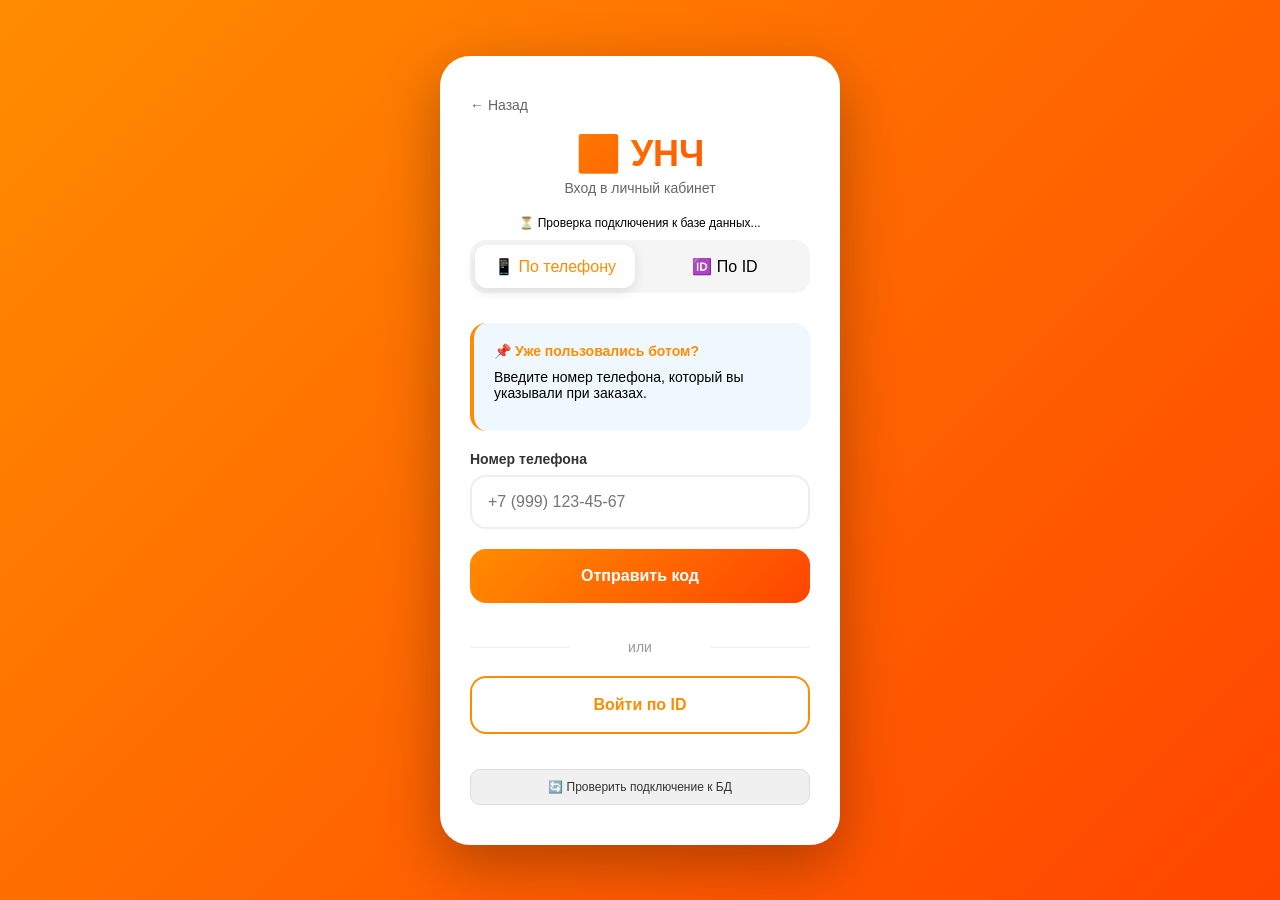
<file: login.html>
<!DOCTYPE html>
<html lang="ru">
<head>
    <meta charset="UTF-8">
    <meta name="viewport" content="width=device-width, initial-scale=1.0, maximum-scale=1.0, user-scalable=no">
    <title>Вход - УНЧ</title>
    
    <meta name="apple-mobile-web-app-capable" content="yes">
    <meta name="apple-mobile-web-app-status-bar-style" content="black-translucent">
    <meta name="apple-mobile-web-app-title" content="УНЧ">
    
    <style>
        * {
            margin: 0;
            padding: 0;
            box-sizing: border-box;
        }

        body {
            font-family: -apple-system, BlinkMacSystemFont, 'Segoe UI', Roboto, sans-serif;
            background: linear-gradient(135deg, #FF8C00, #FF4500);
            min-height: 100vh;
            display: flex;
            align-items: center;
            justify-content: center;
            padding: 20px;
        }

        .login-card {
            background: white;
            border-radius: 30px;
            padding: 40px 30px;
            width: 100%;
            max-width: 400px;
            box-shadow: 0 20px 60px rgba(0,0,0,0.3);
            animation: slideUp 0.5s ease;
        }

        @keyframes slideUp {
            from { opacity: 0; transform: translateY(30px); }
            to { opacity: 1; transform: translateY(0); }
        }

        .logo {
            text-align: center;
            margin-bottom: 20px;
        }

        .logo h1 {
            font-size: 36px;
            background: linear-gradient(135deg, #FF8C00, #FF4500);
            -webkit-background-clip: text;
            -webkit-text-fill-color: transparent;
            margin-bottom: 5px;
        }

        .logo p {
            color: #666;
            font-size: 14px;
        }

        .tabs {
            display: flex;
            gap: 10px;
            margin-bottom: 30px;
            background: #f5f5f5;
            padding: 5px;
            border-radius: 15px;
        }

        .tab {
            flex: 1;
            text-align: center;
            padding: 12px;
            border-radius: 12px;
            cursor: pointer;
            transition: all 0.3s;
            font-weight: 500;
        }

        .tab.active {
            background: white;
            color: #FF8C00;
            box-shadow: 0 4px 12px rgba(0,0,0,0.1);
        }

        .form-group {
            margin-bottom: 20px;
        }

        .form-label {
            display: block;
            font-size: 14px;
            font-weight: 600;
            margin-bottom: 8px;
            color: #333;
        }

        .form-input {
            width: 100%;
            padding: 16px;
            border: 2px solid #eee;
            border-radius: 16px;
            font-size: 16px;
            transition: all 0.3s;
        }

        .form-input:focus {
            outline: none;
            border-color: #FF8C00;
            box-shadow: 0 0 0 4px rgba(255,140,0,0.1);
        }

        .btn {
            width: 100%;
            padding: 18px;
            border: none;
            border-radius: 16px;
            font-size: 16px;
            font-weight: 600;
            cursor: pointer;
            transition: transform 0.2s;
            margin-bottom: 15px;
        }

        .btn-primary {
            background: linear-gradient(135deg, #FF8C00, #FF4500);
            color: white;
        }

        .btn-primary:active {
            transform: scale(0.98);
        }

        .btn-secondary {
            background: transparent;
            border: 2px solid #FF8C00;
            color: #FF8C00;
        }

        .info-box {
            background: #f0f8ff;
            border-radius: 16px;
            padding: 20px;
            margin: 20px 0;
            font-size: 14px;
            border-left: 4px solid #FF8C00;
        }

        .info-box p {
            margin-bottom: 10px;
        }

        .info-box strong {
            color: #FF8C00;
        }

        .step {
            display: none;
        }

        .step.active {
            display: block;
        }

        .otp-container {
            display: flex;
            gap: 10px;
            justify-content: center;
            margin: 30px 0 20px;
        }

        .otp-input {
            width: 50px;
            height: 60px;
            border: 2px solid #eee;
            border-radius: 12px;
            font-size: 24px;
            text-align: center;
            font-weight: 600;
        }

        .otp-input:focus {
            outline: none;
            border-color: #FF8C00;
        }

        .timer {
            text-align: center;
            color: #666;
            font-size: 14px;
            margin: 20px 0;
        }

        .resend-link {
            text-align: center;
            color: #FF8C00;
            cursor: pointer;
            font-size: 14px;
            margin-top: 10px;
            display: none;
        }

        .back-link {
            display: inline-block;
            margin-bottom: 20px;
            color: #666;
            text-decoration: none;
            font-size: 14px;
            cursor: pointer;
        }

        .back-link:hover {
            color: #FF8C00;
        }

        .divider {
            text-align: center;
            margin: 20px 0;
            position: relative;
        }

        .divider::before,
        .divider::after {
            content: '';
            position: absolute;
            top: 50%;
            width: calc(50% - 70px);
            height: 1px;
            background: #eee;
        }

        .divider::before { left: 0; }
        .divider::after { right: 0; }
        .divider span {
            background: white;
            padding: 0 15px;
            color: #999;
            font-size: 14px;
        }

        .success-message {
            background: #4CAF50;
            color: white;
            padding: 15px;
            border-radius: 12px;
            text-align: center;
            margin-bottom: 20px;
            animation: fadeIn 0.3s;
        }

        @keyframes fadeIn {
            from { opacity: 0; transform: translateY(-10px); }
            to { opacity: 1; transform: translateY(0); }
        }

        .test-button {
            background: #f0f0f0;
            color: #333;
            border: 1px solid #ddd;
            padding: 10px;
            border-radius: 10px;
            font-size: 12px;
            cursor: pointer;
            margin-top: 20px;
            width: 100%;
        }
    </style>
</head>
<body>
    <div class="login-card">
        <div class="back-link" onclick="goBack()">← Назад</div>
        
        <div class="logo">
            <h1>🚮 УНЧ</h1>
            <p>Вход в личный кабинет</p>
        </div>

        <!-- Индикатор подключения к БД -->
        <div id="dbStatus" style="text-align: center; margin-bottom: 10px; font-size: 12px;">
            ⏳ Проверка подключения к базе данных...
        </div>

        <!-- Вкладки -->
        <div class="tabs">
            <div class="tab active" onclick="switchTab('phone')" id="tabPhone">📱 По телефону</div>
            <div class="tab" onclick="switchTab('id')" id="tabId">🆔 По ID</div>
        </div>

        <!-- ШАГ 1: Вход по телефону -->
        <div id="phoneStep1" class="step active">
            <div class="info-box">
                <p>📌 <strong>Уже пользовались ботом?</strong></p>
                <p>Введите номер телефона, который вы указывали при заказах.</p>
            </div>

            <div class="form-group">
                <label class="form-label">Номер телефона</label>
                <input type="tel" class="form-input" id="phoneInput" placeholder="+7 (999) 123-45-67" oninput="formatPhone(this)">
            </div>

            <button class="btn btn-primary" onclick="sendPhoneCode()">Отправить код</button>
            
            <div class="divider">
                <span>или</span>
            </div>

            <button class="btn btn-secondary" onclick="switchTab('id')">Войти по ID</button>
        </div>

        <!-- ШАГ 2: Ввод SMS-кода -->
        <div id="phoneStep2" class="step">
            <div class="info-box" id="phoneDisplay">
                Код отправлен на номер<br>
                <strong id="sentPhone"></strong>
            </div>

            <div class="otp-container">
                <input type="text" class="otp-input" maxlength="1" onkeyup="moveToNext(this, 1)" id="otp1">
                <input type="text" class="otp-input" maxlength="1" onkeyup="moveToNext(this, 2)" id="otp2">
                <input type="text" class="otp-input" maxlength="1" onkeyup="moveToNext(this, 3)" id="otp3">
                <input type="text" class="otp-input" maxlength="1" onkeyup="moveToNext(this, 4)" id="otp4">
            </div>
            
            <div class="timer" id="timer">02:00</div>
            <div class="resend-link" id="resendLink" onclick="resendCode()">Отправить повторно</div>
            
            <button class="btn btn-primary" onclick="verifyPhoneCode()">Подтвердить</button>
            <button class="btn btn-secondary" onclick="backToPhoneStep1()">Изменить номер</button>
        </div>

        <!-- Вход по ID -->
        <div id="idLogin" class="step">
            <div class="info-box">
                <p>📌 <strong>Вход по ID из Telegram бота</strong></p>
                <p>1️⃣ Ваш ID указан в боте: <code>🆔 ABC1</code><br>
                2️⃣ Отправьте боту: <code>/login ABC1</code><br>
                3️⃣ Получите 6-значный код</p>
            </div>

            <div class="form-group">
                <label class="form-label">Ваш ID</label>
                <input type="text" class="form-input" id="idInput" placeholder="ABC1" oninput="this.value = this.value.toUpperCase()">
            </div>

            <div class="form-group">
                <label class="form-label">Код из Telegram</label>
                <input type="text" class="form-input" id="codeInput" placeholder="123456">
            </div>

            <button class="btn btn-primary" onclick="verifyIdCode()">Войти</button>
            <button class="btn btn-secondary" onclick="switchTab('phone')">Назад</button>
        </div>

        <!-- Тестовая кнопка (для отладки) -->
        <button class="test-button" onclick="testConnection()">🔄 Проверить подключение к БД</button>
    </div>

    <!-- Подключаем модули -->
    <script type="importmap">
        {
            "imports": {
                "@neondatabase/serverless": "https://esm.sh/@neondatabase/serverless"
            }
        }
    </script>

    <script type="module">
        import DBService from './js/db-service.js';

        let timerInterval;
        let timeLeft = 120;
        let currentPhone = '';
        let currentShortId = '';

        // ========== ПРОВЕРКА ПОДКЛЮЧЕНИЯ ==========

        async function testConnection() {
            const statusEl = document.getElementById('dbStatus');
            statusEl.innerHTML = '⏳ Проверка подключения...';
            
            const result = await DBService.testConnection();
            
            if (result.success) {
                statusEl.innerHTML = '✅ Подключение к базе данных успешно!';
                statusEl.style.color = '#4CAF50';
            } else {
                statusEl.innerHTML = '❌ Ошибка подключения к БД. Проверьте строку подключения.';
                statusEl.style.color = '#f44336';
                console.error('Ошибка:', result.error);
            }
        }

        // Проверяем при загрузке
        testConnection();

        // ========== ПЕРЕКЛЮЧЕНИЕ ВКЛАДОК ==========

        window.switchTab = function(tab) {
            if (tab === 'phone') {
                document.getElementById('tabPhone').classList.add('active');
                document.getElementById('tabId').classList.remove('active');
                document.getElementById('phoneStep1').classList.add('active');
                document.getElementById('phoneStep2').classList.remove('active');
                document.getElementById('idLogin').classList.remove('active');
            } else {
                document.getElementById('tabId').classList.add('active');
                document.getElementById('tabPhone').classList.remove('active');
                document.getElementById('idLogin').classList.add('active');
                document.getElementById('phoneStep1').classList.remove('active');
                document.getElementById('phoneStep2').classList.remove('active');
            }
        };

        // ========== ФОРМАТИРОВАНИЕ ТЕЛЕФОНА ==========

        window.formatPhone = function(input) {
            let value = input.value.replace(/\D/g, '');
            if (value.length > 0) {
                if (value.length <= 1) {
                    value = '+7';
                } else if (value.length <= 4) {
                    value = '+7 (' + value.slice(1, 4);
                } else if (value.length <= 7) {
                    value = '+7 (' + value.slice(1, 4) + ') ' + value.slice(4, 7);
                } else if (value.length <= 9) {
                    value = '+7 (' + value.slice(1, 4) + ') ' + value.slice(4, 7) + '-' + value.slice(7, 9);
                } else {
                    value = '+7 (' + value.slice(1, 4) + ') ' + value.slice(4, 7) + '-' + value.slice(7, 9) + '-' + value.slice(9, 11);
                }
                input.value = value;
            }
        };

        // ========== ВХОД ПО ТЕЛЕФОНУ ==========

        window.sendPhoneCode = async function() {
            const phone = document.getElementById('phoneInput').value;
            
            if (!phone) {
                alert('Введите номер телефона');
                return;
            }

            // Ищем пользователя в базе
            const user = await DBService.getUserByPhone(phone);
            
            if (!user) {
                if (confirm('Пользователь с таким телефоном не найден. Хотите войти по ID?')) {
                    switchTab('id');
                }
                return;
            }

            // Сохраняем данные
            currentPhone = phone;
            currentShortId = user.short_id;

            // Генерируем код (в реальности здесь отправка SMS)
            const code = '1234';
            
            // Сохраняем код в базе (на 5 минут)
            const expiresAt = new Date(Date.now() + 5 * 60000);
            await DBService.saveLoginCode(user.short_id, code, expiresAt);

            document.getElementById('sentPhone').textContent = phone;
            document.getElementById('phoneStep1').classList.remove('active');
            document.getElementById('phoneStep2').classList.add('active');
            
            startTimer();
            alert(`📱 Код отправлен на ${phone}\n(В демо-режиме: 1234)`);
        };

        window.verifyPhoneCode = async function() {
            let code = '';
            for (let i = 1; i <= 4; i++) {
                code += document.getElementById(`otp${i}`).value;
            }
            
            if (code.length < 4) {
                alert('Введите полный код');
                return;
            }

            // Проверяем код в базе
            const validCode = await DBService.verifyLoginCode(currentShortId, code);
            
            if (validCode) {
                // Получаем пользователя
                const user = await DBService.getUserByPhone(currentPhone);
                
                // Сохраняем в localStorage
                localStorage.setItem('currentUser', JSON.stringify(user));
                localStorage.setItem('userShortId', user.short_id);
                
                // Удаляем использованный код
                await DBService.deleteLoginCode(currentShortId);
                
                showSuccess('Вход выполнен!');
                setTimeout(() => {
                    window.location.href = 'index.html';
                }, 1500);
            } else {
                alert('Неверный код');
            }
        };

        // ========== ВХОД ПО ID ==========

        window.verifyIdCode = async function() {
            const shortId = document.getElementById('idInput').value.toUpperCase();
            const code = document.getElementById('codeInput').value;
            
            if (!shortId || !code) {
                alert('Введите ID и код');
                return;
            }

            // Проверяем код в базе
            const validCode = await DBService.verifyLoginCode(shortId, code);
            
            if (validCode) {
                // Получаем пользователя
                const user = await DBService.getUserByShortId(shortId);
                
                if (user) {
                    localStorage.setItem('currentUser', JSON.stringify(user));
                    localStorage.setItem('userShortId', user.short_id);
                    
                    await DBService.deleteLoginCode(shortId);
                    
                    showSuccess('Вход выполнен!');
                    setTimeout(() => {
                        window.location.href = 'index.html';
                    }, 1500);
                }
            } else {
                alert('❌ Неверный код или время истекло. Отправьте /login ' + shortId + ' в боте заново.');
            }
        };

        // ========== ТАЙМЕР ==========

        function startTimer() {
            timeLeft = 120;
            updateTimer();
            
            timerInterval = setInterval(() => {
                timeLeft--;
                updateTimer();
                
                if (timeLeft <= 0) {
                    clearInterval(timerInterval);
                    document.getElementById('timer').style.display = 'none';
                    document.getElementById('resendLink').style.display = 'block';
                }
            }, 1000);
        }

        function updateTimer() {
            const minutes = Math.floor(timeLeft / 60);
            const seconds = timeLeft % 60;
            document.getElementById('timer').textContent = 
                `${minutes.toString().padStart(2, '0')}:${seconds.toString().padStart(2, '0')}`;
        }

        window.resendCode = function() {
            sendPhoneCode();
            document.getElementById('timer').style.display = 'block';
            document.getElementById('resendLink').style.display = 'none';
            startTimer();
        };

        window.moveToNext = function(input, nextId) {
            if (input.value.length === 1) {
                const next = document.getElementById(`otp${nextId + 1}`);
                if (next) next.focus();
            }
        };

        window.backToPhoneStep1 = function() {
            document.getElementById('phoneStep2').classList.remove('active');
            document.getElementById('phoneStep1').classList.add('active');
            clearInterval(timerInterval);
            
            for (let i = 1; i <= 4; i++) {
                document.getElementById(`otp${i}`).value = '';
            }
        };

        window.goBack = function() {
            window.history.back();
        };

        function showSuccess(message) {
            const successDiv = document.createElement('div');
            successDiv.className = 'success-message';
            successDiv.textContent = message;
            document.querySelector('.login-card').insertBefore(successDiv, document.querySelector('.login-card').firstChild);
            
            setTimeout(() => {
                successDiv.remove();
            }, 3000);
        }

        // Экспортируем для глобального доступа
        window.testConnection = testConnection;
    </script>
</body>
</html>
</file>
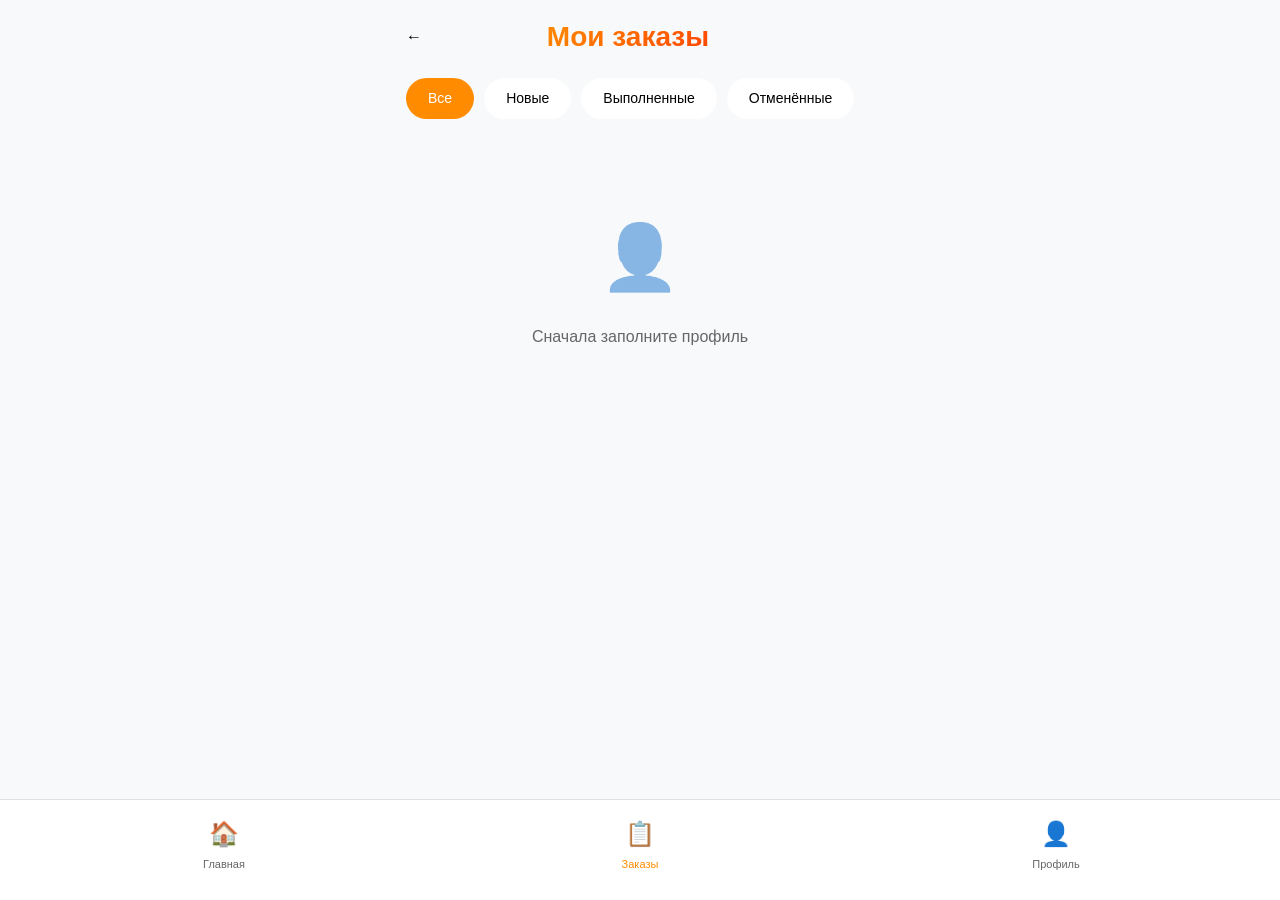
<file: orders.html>
<!DOCTYPE html>
<html lang="ru">
<head>
    <meta charset="UTF-8">
    <meta name="viewport" content="width=device-width, initial-scale=1.0, maximum-scale=1.0, user-scalable=no, viewport-fit=cover">
    <title>Мои заказы - УНЧ</title>
    
    <!-- PWA мета-теги -->
    <meta name="apple-mobile-web-app-capable" content="yes">
    <meta name="apple-mobile-web-app-status-bar-style" content="black-translucent">
    <meta name="theme-color" content="#FF8C00">
    
    <!-- Иконки -->
    <link rel="apple-touch-icon" href="icons/icon-192.png">
    <link rel="icon" type="image/png" sizes="192x192" href="icons/icon-192.png">
    
    <!-- Стили -->
    <link rel="stylesheet" href="css/style.css">
    
    <style>
        .orders-list {
            display: flex;
            flex-direction: column;
            gap: 15px;
            margin: 20px 0 80px;
        }
        
        .order-card {
            background: var(--card);
            border-radius: 20px;
            padding: 16px;
            box-shadow: 0 4px 12px rgba(0,0,0,0.05);
            cursor: pointer;
            transition: transform 0.2s;
            border-left: 4px solid transparent;
        }
        
        .order-card.new {
            border-left-color: var(--primary);
        }
        
        .order-card.completed {
            border-left-color: #4CAF50;
        }
        
        .order-card.cancelled {
            border-left-color: #f44336;
            opacity: 0.8;
        }
        
        .order-card:active {
            transform: scale(0.99);
        }
        
        .order-header {
            display: flex;
            justify-content: space-between;
            align-items: center;
            margin-bottom: 12px;
        }
        
        .order-number {
            font-size: 16px;
            font-weight: 700;
            color: var(--primary);
        }
        
        .order-status {
            padding: 4px 12px;
            border-radius: 30px;
            font-size: 12px;
            font-weight: 600;
        }
        
        .status-new {
            background: var(--primary);
            color: white;
        }
        
        .status-completed {
            background: #4CAF50;
            color: white;
        }
        
        .status-cancelled {
            background: #f44336;
            color: white;
        }
        
        .order-details {
            font-size: 14px;
            color: var(--text-secondary);
            line-height: 1.6;
        }
        
        .order-detail-row {
            display: flex;
            justify-content: space-between;
            margin-bottom: 8px;
        }
        
        .order-detail-label {
            color: var(--text-secondary);
        }
        
        .order-detail-value {
            font-weight: 600;
        }
        
        .order-price {
            font-size: 18px;
            font-weight: 700;
            color: var(--primary);
            text-align: right;
            margin-top: 10px;
            padding-top: 10px;
            border-top: 1px solid var(--border);
        }
        
        .order-review {
            margin-top: 10px;
            padding: 10px;
            background: rgba(255, 215, 0, 0.1);
            border-radius: 12px;
            font-size: 13px;
        }
        
        .review-stars {
            color: #FFD700;
            margin-bottom: 4px;
        }
        
        .review-text {
            color: var(--text-secondary);
            font-style: italic;
        }
        
        .empty-state {
            text-align: center;
            padding: 60px 20px;
            color: var(--text-secondary);
        }
        
        .empty-icon {
            font-size: 64px;
            margin-bottom: 20px;
            opacity: 0.5;
        }
        
        .filter-tabs {
            display: flex;
            gap: 10px;
            margin: 20px 0;
            overflow-x: auto;
            padding-bottom: 10px;
            -webkit-overflow-scrolling: touch;
        }
        
        .filter-tab {
            padding: 8px 20px;
            background: var(--card);
            border-radius: 30px;
            font-size: 14px;
            font-weight: 500;
            cursor: pointer;
            white-space: nowrap;
            border: 2px solid transparent;
            transition: all 0.2s;
        }
        
        .filter-tab.active {
            background: var(--primary);
            color: white;
        }
        
        .filter-tab:active {
            transform: scale(0.95);
        }
    </style>
</head>
<body>
    <div class="app">
        <!-- Шапка -->
        <div class="header">
            <div class="back-button" onclick="history.back()">←</div>
            <div class="header-title">Мои заказы</div>
            <div style="width: 40px;"></div>
        </div>

        <!-- Фильтры -->
        <div class="filter-tabs">
            <div class="filter-tab active" onclick="filterOrders('all')">Все</div>
            <div class="filter-tab" onclick="filterOrders('new')">Новые</div>
            <div class="filter-tab" onclick="filterOrders('completed')">Выполненные</div>
            <div class="filter-tab" onclick="filterOrders('cancelled')">Отменённые</div>
        </div>

        <!-- Список заказов -->
        <div id="ordersList" class="orders-list">
            <div class="loading">Загрузка...</div>
        </div>
    </div>

    <!-- Нижняя навигация -->
    <div class="bottom-nav">
        <div class="nav-item" onclick="window.location.href='index.html'">
            <span class="nav-icon">🏠</span>
            <span class="nav-text">Главная</span>
        </div>
        <div class="nav-item active" onclick="window.location.href='orders.html'">
            <span class="nav-icon">📋</span>
            <span class="nav-text">Заказы</span>
        </div>
        <div class="nav-item" onclick="window.location.href='profile.html'">
            <span class="nav-icon">👤</span>
            <span class="nav-text">Профиль</span>
        </div>
    </div>

    <!-- Telegram WebApp -->
    <script src="https://telegram.org/js/telegram-web-app.js"></script>
    
    <!-- Скрипты -->
    <script src="js/db.js"></script>
    <script src="js/api.js"></script>
    <script>
        let allOrders = [];
        let currentFilter = 'all';
        let userData = null;

        document.addEventListener('DOMContentLoaded', async () => {
            userData = await DB.getUser();
            await loadOrders();
        });

        async function loadOrders() {
            const container = document.getElementById('ordersList');
            
            if (!userData) {
                container.innerHTML = '<div class="empty-state"><div class="empty-icon">👤</div><div>Сначала заполните профиль</div></div>';
                return;
            }
            
            try {
                // Пробуем загрузить с сервера
                const orders = await API.getOrders(userData.user_id);
                if (orders && orders.length > 0) {
                    allOrders = orders;
                    await DB.saveOrders(orders);
                } else {
                    // Если нет, берём из кэша
                    allOrders = await DB.getOrders(userData.user_id) || [];
                }
            } catch (error) {
                // Офлайн - берём из кэша
                allOrders = await DB.getOrders(userData.user_id) || [];
            }
            
            displayOrders();
        }

        function displayOrders() {
            const container = document.getElementById('ordersList');
            
            if (allOrders.length === 0) {
                container.innerHTML = `
                    <div class="empty-state">
                        <div class="empty-icon">📭</div>
                        <div style="font-size: 18px; font-weight: 600; margin-bottom: 10px;">Нет заказов</div>
                        <div style="margin-bottom: 20px;">Нажмите кнопку ниже, чтобы сделать первый заказ</div>
                        <button class="button-primary" style="width: auto; padding: 12px 30px;" onclick="window.location.href='order.html'">
                            🗑️ Заказать
                        </button>
                    </div>
                `;
                return;
            }
            
            let filtered = allOrders;
            if (currentFilter === 'new') {
                filtered = allOrders.filter(o => o.status === 'новый');
            } else if (currentFilter === 'completed') {
                filtered = allOrders.filter(o => o.status === 'выполнен');
            } else if (currentFilter === 'cancelled') {
                filtered = allOrders.filter(o => o.status === 'отменен');
            }
            
            if (filtered.length === 0) {
                container.innerHTML = `<div class="empty-state">Нет заказов в этой категории</div>`;
                return;
            }
            
            let html = '';
            filtered.sort((a, b) => new Date(b.created_at) - new Date(a.created_at));
            
            filtered.forEach(order => {
                const statusClass = order.status === 'новый' ? 'status-new' : 
                                   order.status === 'выполнен' ? 'status-completed' : 'status-cancelled';
                
                const statusText = order.status === 'новый' ? '🆕 Новый' :
                                  order.status === 'выполнен' ? '✅ Выполнен' : '❌ Отменён';
                
                const date = order.exact_time || 'Дата не указана';
                
                html += `
                    <div class="order-card ${order.status}" onclick="viewOrder('${order.number}')">
                        <div class="order-header">
                            <span class="order-number">🎫 ${order.number}</span>
                            <span class="order-status ${statusClass}">${statusText}</span>
                        </div>
                        <div class="order-details">
                            <div class="order-detail-row">
                                <span class="order-detail-label">🕐 Время:</span>
                                <span class="order-detail-value">${date}</span>
                            </div>
                            <div class="order-detail-row">
                                <span class="order-detail-label">📍 Адрес:</span>
                                <span class="order-detail-value">${order.address?.split(',')[0] || '—'}</span>
                            </div>
                            <div class="order-detail-row">
                                <span class="order-detail-label">📦 Пакеты:</span>
                                <span class="order-detail-value">${order.bags} шт.</span>
                            </div>
                        </div>
                        <div class="order-price">
                            ${order.amount}₽
                            ${order.payment === 'оплачен' ? '💰' : '⏳'}
                        </div>
                `;
                
                if (order.reviewed) {
                    html += `
                        <div class="order-review">
                            <div class="review-stars">⭐⭐⭐⭐⭐</div>
                            <div class="review-text">Спасибо за отзыв!</div>
                        </div>
                    `;
                }
                
                html += `</div>`;
            });
            
            container.innerHTML = html;
        }

        function filterOrders(filter) {
            currentFilter = filter;
            
            document.querySelectorAll('.filter-tab').forEach(tab => {
                tab.classList.remove('active');
            });
            event.currentTarget.classList.add('active');
            
            displayOrders();
        }

        function viewOrder(orderNumber) {
            // Здесь можно открыть детали заказа
            console.log('Просмотр заказа:', orderNumber);
            alert(`Заказ ${orderNumber}\nДетали заказа появятся в следующей версии`);
        }
    </script>
</body>
</html>
</file>
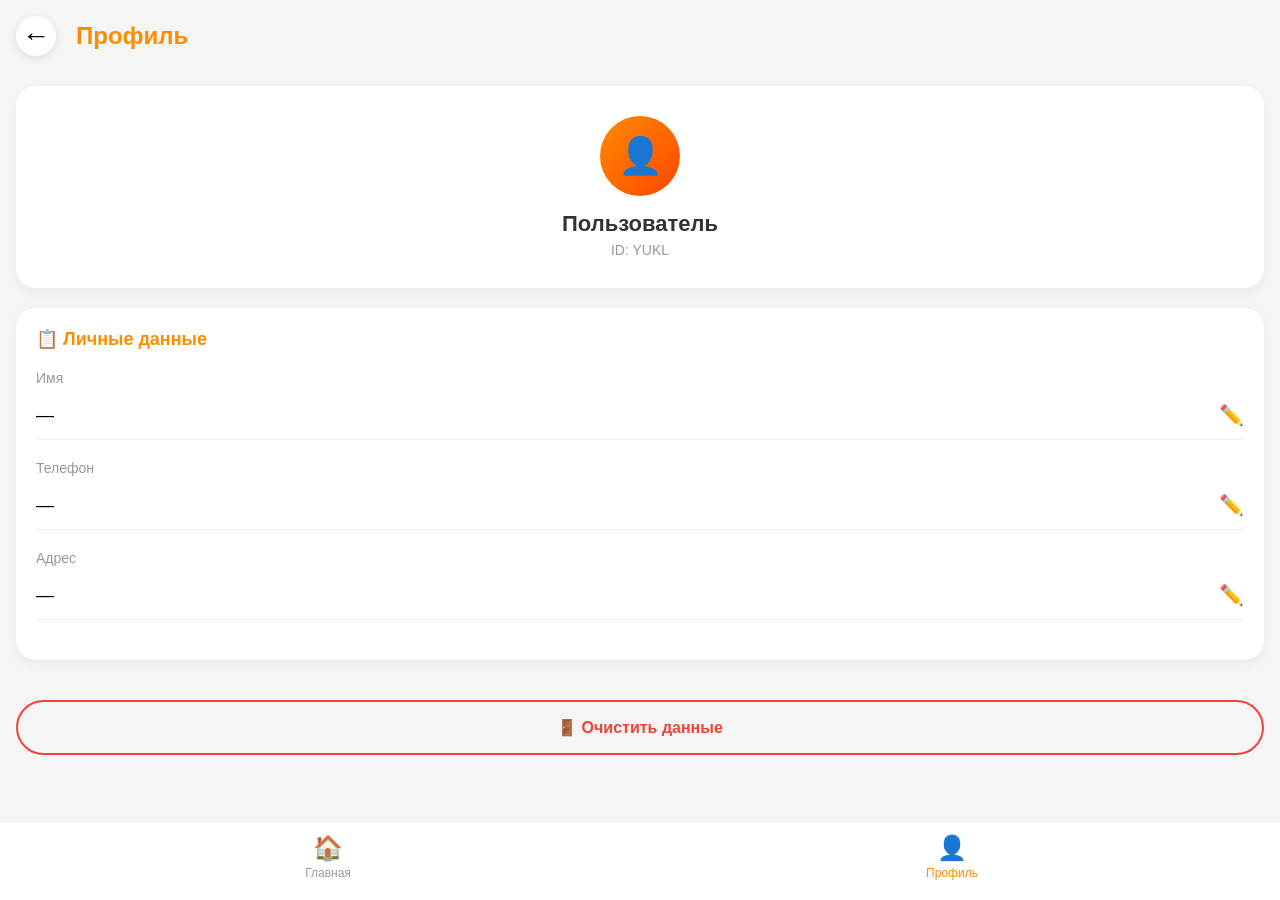
<file: profile.html>
<!DOCTYPE html>
<html lang="ru">
<head>
    <meta charset="UTF-8">
    <meta name="viewport" content="width=device-width, initial-scale=1.0, maximum-scale=1.0, user-scalable=no">
    <title>Профиль - УНЧ</title>
    
    <!-- Мета-теги для iOS -->
    <meta name="apple-mobile-web-app-capable" content="yes">
    <meta name="apple-mobile-web-app-status-bar-style" content="black-translucent">
    <meta name="apple-mobile-web-app-title" content="УНЧ">
    
    <style>
        * {
            margin: 0;
            padding: 0;
            box-sizing: border-box;
        }

        body {
            font-family: -apple-system, BlinkMacSystemFont, 'Segoe UI', Roboto, sans-serif;
            background: #f5f5f5;
            padding: 16px;
            padding-bottom: 80px;
        }

        .header {
            display: flex;
            align-items: center;
            gap: 20px;
            margin-bottom: 30px;
        }

        .back-button {
            font-size: 28px;
            cursor: pointer;
            width: 40px;
            height: 40px;
            display: flex;
            align-items: center;
            justify-content: center;
            background: white;
            border-radius: 50%;
            box-shadow: 0 2px 8px rgba(0,0,0,0.1);
        }

        .header-title {
            font-size: 24px;
            font-weight: 600;
            color: #FF8C00;
        }

        .profile-card {
            background: white;
            border-radius: 20px;
            padding: 30px 20px;
            text-align: center;
            margin-bottom: 20px;
            box-shadow: 0 4px 12px rgba(0,0,0,0.05);
        }

        .avatar {
            width: 80px;
            height: 80px;
            background: linear-gradient(135deg, #FF8C00, #FF4500);
            border-radius: 50%;
            display: flex;
            align-items: center;
            justify-content: center;
            font-size: 36px;
            color: white;
            margin: 0 auto 15px;
        }

        .name {
            font-size: 22px;
            font-weight: 600;
            margin-bottom: 5px;
            color: #333;
        }

        .id {
            color: #999;
            font-size: 14px;
        }

        .section {
            background: white;
            border-radius: 20px;
            padding: 20px;
            margin-bottom: 20px;
            box-shadow: 0 4px 12px rgba(0,0,0,0.05);
        }

        .section-title {
            font-size: 18px;
            font-weight: 600;
            color: #FF8C00;
            margin-bottom: 20px;
        }

        .field {
            margin-bottom: 20px;
        }

        .field-label {
            font-size: 14px;
            color: #999;
            margin-bottom: 5px;
        }

        .field-value {
            font-size: 18px;
            font-weight: 500;
            display: flex;
            justify-content: space-between;
            align-items: center;
            padding: 12px 0;
            border-bottom: 1px solid #eee;
            cursor: pointer;
        }

        .edit-icon {
            color: #FF8C00;
            font-size: 20px;
        }

        .edit-form {
            display: none;
            margin-top: 15px;
            padding: 15px;
            background: #f9f9f9;
            border-radius: 16px;
        }

        .edit-form.active {
            display: block;
        }

        input {
            width: 100%;
            padding: 15px;
            border: 2px solid #ddd;
            border-radius: 12px;
            font-size: 16px;
            margin-bottom: 15px;
        }

        input:focus {
            outline: none;
            border-color: #FF8C00;
        }

        .save-btn {
            width: 100%;
            padding: 15px;
            background: #FF8C00;
            color: white;
            border: none;
            border-radius: 12px;
            font-size: 16px;
            font-weight: 600;
            cursor: pointer;
        }

        .bottom-nav {
            position: fixed;
            bottom: 0;
            left: 0;
            right: 0;
            background: white;
            display: flex;
            padding: 12px 16px 20px;
            border-top: 1px solid #eee;
        }

        .nav-item {
            flex: 1;
            text-align: center;
            color: #999;
            font-size: 12px;
            cursor: pointer;
        }

        .nav-item.active {
            color: #FF8C00;
        }

        .nav-icon {
            font-size: 24px;
            display: block;
            margin-bottom: 4px;
        }

        .logout-btn {
            width: 100%;
            padding: 16px;
            background: transparent;
            border: 2px solid #f44336;
            color: #f44336;
            border-radius: 30px;
            font-size: 16px;
            font-weight: 600;
            margin: 20px 0 30px;
            cursor: pointer;
        }
    </style>
</head>
<body>
    <div class="header">
        <div class="back-button" onclick="window.location.href='index.html'">←</div>
        <div class="header-title">Профиль</div>
    </div>

    <div class="profile-card">
        <div class="avatar" id="avatar">👤</div>
        <div class="name" id="displayName">Загрузка...</div>
        <div class="id" id="displayId"></div>
    </div>

    <div class="section">
        <div class="section-title">📋 Личные данные</div>
        
        <!-- Имя -->
        <div class="field">
            <div class="field-label">Имя</div>
            <div class="field-value" onclick="editField('name')">
                <span id="nameValue">—</span>
                <span class="edit-icon">✏️</span>
            </div>
            <div class="edit-form" id="editName">
                <input type="text" id="inputName" placeholder="Введите имя">
                <button class="save-btn" onclick="saveField('name')">Сохранить</button>
            </div>
        </div>
        
        <!-- Телефон -->
        <div class="field">
            <div class="field-label">Телефон</div>
            <div class="field-value" onclick="editField('phone')">
                <span id="phoneValue">—</span>
                <span class="edit-icon">✏️</span>
            </div>
            <div class="edit-form" id="editPhone">
                <input type="tel" id="inputPhone" placeholder="+7 (999) 123-45-67">
                <button class="save-btn" onclick="saveField('phone')">Сохранить</button>
            </div>
        </div>
        
        <!-- Адрес -->
        <div class="field">
            <div class="field-label">Адрес</div>
            <div class="field-value" onclick="editField('address')">
                <span id="addressValue">—</span>
                <span class="edit-icon">✏️</span>
            </div>
            <div class="edit-form" id="editAddress">
                <input type="text" id="inputAddress" placeholder="12, 3, 4, 567">
                <button class="save-btn" onclick="saveField('address')">Сохранить</button>
            </div>
        </div>
    </div>

    <button class="logout-btn" onclick="logout()">
        🚪 Очистить данные
    </button>

    <div class="bottom-nav">
        <div class="nav-item" onclick="window.location.href='index.html'">
            <span class="nav-icon">🏠</span>
            Главная
        </div>
        <div class="nav-item active" onclick="window.location.href='profile.html'">
            <span class="nav-icon">👤</span>
            Профиль
        </div>
    </div>

    <script>
        let userData = null;
        let editingField = null;

        document.addEventListener('DOMContentLoaded', function() {
            loadUserData();
        });

        function loadUserData() {
            const saved = localStorage.getItem('userProfile');
            
            if (saved) {
                try {
                    userData = JSON.parse(saved);
                } catch (e) {
                    createNewUser();
                }
            } else {
                createNewUser();
            }
            
            updateUI();
        }

        function createNewUser() {
            userData = {
                name: '',
                phone: '',
                address: '',
                short_id: generateId()
            };
            saveUserData();
        }

        function generateId() {
            const chars = 'ABCDEFGHIJKLMNOPQRSTUVWXYZ0123456789';
            let result = '';
            for (let i = 0; i < 4; i++) {
                result += chars.charAt(Math.floor(Math.random() * chars.length));
            }
            return result;
        }

        function saveUserData() {
            localStorage.setItem('userProfile', JSON.stringify(userData));
        }

        function updateUI() {
            if (!userData) return;
            
            document.getElementById('displayName').textContent = userData.name || 'Пользователь';
            document.getElementById('displayId').textContent = userData.short_id ? `ID: ${userData.short_id}` : '';
            
            if (userData.name) {
                const words = userData.name.split(' ');
                let initials = '';
                for (let i = 0; i < Math.min(2, words.length); i++) {
                    if (words[i][0]) initials += words[i][0].toUpperCase();
                }
                document.getElementById('avatar').textContent = initials || '👤';
            }
            
            document.getElementById('nameValue').textContent = userData.name || '—';
            document.getElementById('phoneValue').textContent = userData.phone || '—';
            document.getElementById('addressValue').textContent = userData.address || '—';
            
            document.getElementById('inputName').value = userData.name || '';
            document.getElementById('inputPhone').value = userData.phone || '';
            document.getElementById('inputAddress').value = userData.address || '';
        }

        function editField(field) {
            if (editingField) {
                document.getElementById(`edit${capitalize(editingField)}`).classList.remove('active');
            }
            
            editingField = field;
            document.getElementById(`edit${capitalize(field)}`).classList.add('active');
        }

        function capitalize(str) {
            return str.charAt(0).toUpperCase() + str.slice(1);
        }

        function saveField(field) {
            const input = document.getElementById(`input${capitalize(field)}`);
            const newValue = input.value.trim();
            
            if (field === 'name' && newValue.length < 2 && newValue.length > 0) {
                alert('Имя должно содержать минимум 2 символа');
                return;
            }
            
            userData[field] = newValue;
            saveUserData();
            updateUI();
            
            document.getElementById(`edit${capitalize(field)}`).classList.remove('active');
            editingField = null;
            
            alert('✅ Сохранено!');
        }

        function logout() {
            if (confirm('Очистить все данные?')) {
                localStorage.removeItem('userProfile');
                createNewUser();
                updateUI();
                alert('✅ Данные очищены');
            }
        }
    </script>
</body>
</html>
</file>
<file: css/style.css>
* {
    margin: 0;
    padding: 0;
    box-sizing: border-box;
}

:root {
    --primary: #FF8C00;
    --primary-dark: #FF4500;
    --bg: #f8f9fa;
    --card: #ffffff;
    --text: #000000;
    --text-secondary: #666666;
    --border: #e0e0e0;
}

body {
    font-family: -apple-system, BlinkMacSystemFont, 'Segoe UI', Roboto, Helvetica, Arial, sans-serif;
    background: var(--bg);
    color: var(--text);
    -webkit-font-smoothing: antialiased;
    -moz-osx-font-smoothing: grayscale;
    line-height: 1.5;
}

.app {
    max-width: 500px;
    margin: 0 auto;
    padding: 16px;
    padding-bottom: 80px;
    min-height: 100vh;
}

/* Шапка */
.header {
    display: flex;
    justify-content: space-between;
    align-items: center;
    margin-bottom: 20px;
}

.header-title {
    font-size: 28px;
    font-weight: 700;
    background: linear-gradient(135deg, var(--primary), var(--primary-dark));
    -webkit-background-clip: text;
    -webkit-text-fill-color: transparent;
}

.header-close {
    font-size: 24px;
    color: var(--text-secondary);
    padding: 8px;
    cursor: pointer;
}

/* Карточка профиля */
.profile-card {
    background: var(--card);
    border-radius: 20px;
    padding: 16px;
    margin-bottom: 20px;
    display: flex;
    align-items: center;
    gap: 16px;
    box-shadow: 0 4px 12px rgba(0,0,0,0.05);
    cursor: pointer;
    transition: transform 0.2s;
}

.profile-card:active {
    transform: scale(0.99);
}

.profile-avatar {
    width: 56px;
    height: 56px;
    background: linear-gradient(135deg, var(--primary), var(--primary-dark));
    border-radius: 50%;
    display: flex;
    align-items: center;
    justify-content: center;
    font-size: 28px;
    color: white;
}

.profile-info {
    flex: 1;
}

.profile-name {
    font-size: 18px;
    font-weight: 600;
    margin-bottom: 4px;
}

.profile-phone {
    font-size: 14px;
    color: var(--text-secondary);
}

.profile-arrow {
    font-size: 24px;
    color: var(--text-secondary);
}

/* Баланс */
.balance-card {
    background: linear-gradient(135deg, var(--primary), var(--primary-dark));
    border-radius: 20px;
    padding: 20px;
    margin-bottom: 20px;
    display: flex;
    justify-content: space-around;
    color: white;
    box-shadow: 0 8px 20px rgba(255, 140, 0, 0.3);
}

.balance-item {
    text-align: center;
}

.balance-label {
    font-size: 13px;
    opacity: 0.9;
    margin-bottom: 4px;
}

.balance-value {
    font-size: 24px;
    font-weight: 700;
}

/* Главная кнопка */
.main-button {
    width: 100%;
    background: linear-gradient(135deg, var(--primary), var(--primary-dark));
    color: white;
    border: none;
    border-radius: 30px;
    padding: 20px;
    font-size: 20px;
    font-weight: 700;
    display: flex;
    align-items: center;
    justify-content: center;
    gap: 12px;
    margin-bottom: 20px;
    cursor: pointer;
    box-shadow: 0 8px 20px rgba(255, 140, 0, 0.3);
    transition: transform 0.2s;
}

.main-button:active {
    transform: scale(0.98);
}

.main-button-icon {
    font-size: 28px;
}

/* Сетка меню */
.menu-grid {
    display: grid;
    grid-template-columns: repeat(3, 1fr);
    gap: 12px;
    margin-bottom: 20px;
}

.menu-item {
    background: var(--card);
    padding: 20px 8px;
    border-radius: 16px;
    text-align: center;
    box-shadow: 0 4px 12px rgba(0,0,0,0.05);
    cursor: pointer;
    transition: all 0.2s;
    position: relative;
}

.menu-item:active {
    transform: scale(0.96);
    background: rgba(255, 140, 0, 0.05);
}

.menu-icon {
    font-size: 28px;
    display: block;
    margin-bottom: 8px;
}

.menu-text {
    font-size: 13px;
    font-weight: 500;
}

.menu-badge {
    position: absolute;
    top: 8px;
    right: 8px;
    background: var(--primary-dark);
    color: white;
    font-size: 11px;
    padding: 2px 6px;
    border-radius: 12px;
    min-width: 20px;
}

.menu-rating {
    position: absolute;
    top: 8px;
    right: 8px;
    background: #FFD700;
    color: #000;
    font-size: 11px;
    font-weight: 700;
    padding: 2px 6px;
    border-radius: 12px;
}

/* Информационная карточка */
.info-card {
    background: var(--card);
    border-radius: 20px;
    padding: 16px;
    box-shadow: 0 4px 12px rgba(0,0,0,0.05);
}

.info-row {
    display: flex;
    justify-content: space-between;
    padding: 12px 0;
    border-bottom: 1px solid var(--border);
}

.info-row:last-child {
    border-bottom: none;
}

.info-price {
    font-weight: 600;
    color: var(--primary);
}

/* Нижняя навигация */
.bottom-nav {
    position: fixed;
    bottom: 0;
    left: 0;
    right: 0;
    background: var(--card);
    display: flex;
    padding: 8px 16px 20px;
    border-top: 1px solid var(--border);
    backdrop-filter: blur(10px);
    z-index: 100;
}

.nav-item {
    flex: 1;
    display: flex;
    flex-direction: column;
    align-items: center;
    gap: 4px;
    color: var(--text-secondary);
    font-size: 11px;
    cursor: pointer;
    padding: 8px 0;
}

.nav-item.active {
    color: var(--primary);
}

.nav-icon {
    font-size: 24px;
}

/* Баннер установки */
.install-banner {
    position: fixed;
    bottom: 80px;
    left: 16px;
    right: 16px;
    background: var(--card);
    border-radius: 30px;
    padding: 16px;
    box-shadow: 0 8px 30px rgba(0,0,0,0.2);
    display: flex;
    align-items: center;
    gap: 12px;
    z-index: 1000;
    animation: slideUp 0.3s;
    border: 1px solid var(--border);
}

.install-icon {
    width: 50px;
    height: 50px;
    background: linear-gradient(135deg, var(--primary), var(--primary-dark));
    border-radius: 12px;
    display: flex;
    align-items: center;
    justify-content: center;
    font-size: 28px;
    color: white;
}

.install-text {
    flex: 1;
}

.install-title {
    font-weight: 600;
    margin-bottom: 2px;
}

.install-subtitle {
    font-size: 12px;
    color: var(--text-secondary);
}

.install-button {
    background: var(--primary);
    color: white;
    border: none;
    padding: 10px 20px;
    border-radius: 30px;
    font-weight: 600;
    cursor: pointer;
}

/* Анимации */
@keyframes slideUp {
    from { transform: translateY(100px); opacity: 0; }
    to { transform: translateY(0); opacity: 1; }
}

@keyframes spin {
    to { transform: rotate(360deg); }
}

/* Загрузка */
.loading {
    text-align: center;
    padding: 40px;
    color: var(--text-secondary);
}

.spinner {
    width: 40px;
    height: 40px;
    border: 4px solid rgba(255, 140, 0, 0.1);
    border-top-color: var(--primary);
    border-radius: 50%;
    animation: spin 1s linear infinite;
    margin: 20px auto;
}

/* Формы */
.form-group {
    margin-bottom: 20px;
}

.form-label {
    display: block;
    font-size: 14px;
    font-weight: 600;
    margin-bottom: 8px;
    color: var(--text-secondary);
}

.form-input {
    width: 100%;
    padding: 16px;
    background: var(--card);
    border: 2px solid var(--border);
    border-radius: 16px;
    font-size: 16px;
    transition: border-color 0.2s;
}

.form-input:focus {
    outline: none;
    border-color: var(--primary);
}

/* Кнопки */
.button {
    width: 100%;
    padding: 18px;
    border: none;
    border-radius: 30px;
    font-size: 18px;
    font-weight: 600;
    margin: 10px 0;
    cursor: pointer;
    transition: transform 0.2s;
}

.button-primary {
    background: linear-gradient(135deg, var(--primary), var(--primary-dark));
    color: white;
    box-shadow: 0 8px 20px rgba(255, 140, 0, 0.3);
}

.button-primary:active {
    transform: scale(0.98);
}

.button-secondary {
    background: transparent;
    border: 2px solid var(--primary);
    color: var(--primary);
}

/* Карточки заказов */
.order-card {
    background: var(--card);
    border-radius: 20px;
    padding: 16px;
    margin-bottom: 12px;
    box-shadow: 0 4px 12px rgba(0,0,0,0.05);
    cursor: pointer;
}

.order-header {
    display: flex;
    justify-content: space-between;
    align-items: center;
    margin-bottom: 12px;
}

.order-number {
    font-size: 16px;
    font-weight: 700;
    color: var(--primary);
}

.order-status {
    padding: 4px 12px;
    border-radius: 30px;
    font-size: 12px;
    font-weight: 600;
}

.status-new {
    background: var(--primary);
    color: white;
}

.status-completed {
    background: #4CAF50;
    color: white;
}

.status-cancelled {
    background: #f44336;
    color: white;
}

.order-details {
    font-size: 14px;
    color: var(--text-secondary);
    line-height: 1.6;
}

.order-price {
    font-weight: 700;
    color: var(--primary);
}
</file>
